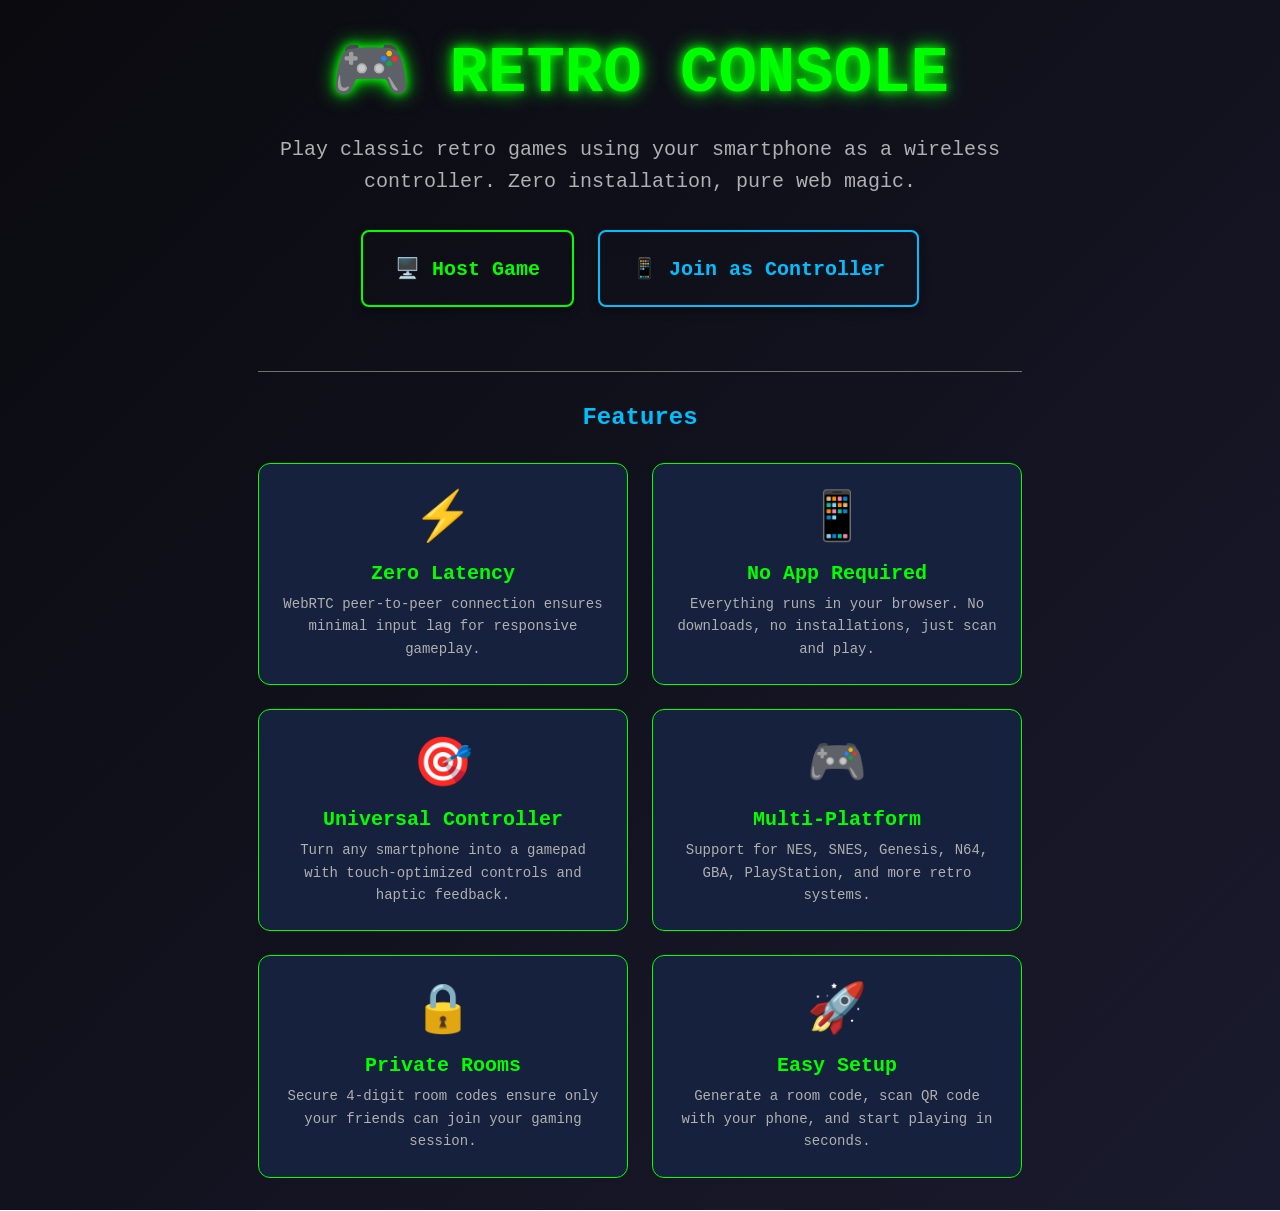
<file: index.html>
<!DOCTYPE html>
<html lang="en">

<head>
    <meta charset="UTF-8">
    <meta name="viewport" content="width=device-width, initial-scale=1.0">
    <meta name="description" content="Retro Console - Play retro games using your smartphone as a wireless controller">
    <title>Retro Console - Web-Based Cloud Gaming</title>
    <link rel="stylesheet" href="src/css/common.css">
    <style>
        /* Landing Page Specific Styles */
        #landing-container {
            min-height: 100vh;
            display: flex;
            flex-direction: column;
            align-items: center;
            justify-content: center;
            text-align: center;
            padding: var(--spacing-xl);
        }

        #hero {
            max-width: 800px;
            margin-bottom: var(--spacing-xl);
        }

        #hero h1 {
            font-size: 64px;
            margin-bottom: var(--spacing-lg);
            animation: glow 2s ease-in-out infinite alternate;
        }

        @keyframes glow {
            from {
                text-shadow: 0 0 10px var(--primary-color), 0 0 20px var(--primary-color);
            }

            to {
                text-shadow: 0 0 20px var(--primary-color), 0 0 30px var(--primary-color), 0 0 40px var(--primary-color);
            }
        }

        #hero p {
            font-size: var(--font-size-lg);
            color: var(--text-secondary);
            margin-bottom: var(--spacing-xl);
        }

        #cta-buttons {
            display: flex;
            gap: var(--spacing-lg);
            justify-content: center;
            flex-wrap: wrap;
        }

        .cta-btn {
            min-width: 200px;
        }

        #features {
            max-width: 1000px;
            margin-top: var(--spacing-xl);
            padding-top: var(--spacing-xl);
            border-top: 1px solid var(--text-muted);
        }

        #features h2 {
            margin-bottom: var(--spacing-xl);
        }

        .feature-grid {
            display: grid;
            grid-template-columns: repeat(auto-fit, minmax(250px, 1fr));
            gap: var(--spacing-lg);
        }

        .feature-card {
            background: var(--bg-light);
            border: 1px solid var(--primary-color);
            border-radius: var(--radius-lg);
            padding: var(--spacing-lg);
            transition: all var(--transition-normal);
        }

        .feature-card:hover {
            transform: translateY(-4px);
            box-shadow: var(--glow-primary);
        }

        .feature-icon {
            font-size: 48px;
            margin-bottom: var(--spacing-md);
        }

        .feature-card h3 {
            color: var(--primary-color);
            margin-bottom: var(--spacing-sm);
        }

        .feature-card p {
            font-size: var(--font-size-sm);
            margin: 0;
        }

        @media (max-width: 768px) {
            #hero h1 {
                font-size: 36px;
            }

            #hero p {
                font-size: var(--font-size-md);
            }

            #cta-buttons {
                flex-direction: column;
                align-items: stretch;
            }
        }
    </style>
</head>

<body>
    <div id="landing-container">
        <div id="hero">
            <h1>🎮 RETRO CONSOLE</h1>
            <p>Play classic retro games using your smartphone as a wireless controller. Zero installation, pure web
                magic.</p>

            <div id="cta-buttons">
                <a href="host/" class="btn btn-large cta-btn">🖥️ Host Game</a>
                <a href="controllers/" class="btn btn-secondary btn-large cta-btn">📱 Join as Controller</a>
            </div>
        </div>

        <div id="features">
            <h2>Features</h2>
            <div class="feature-grid">
                <div class="feature-card">
                    <div class="feature-icon">⚡</div>
                    <h3>Zero Latency</h3>
                    <p>WebRTC peer-to-peer connection ensures minimal input lag for responsive gameplay.</p>
                </div>

                <div class="feature-card">
                    <div class="feature-icon">📱</div>
                    <h3>No App Required</h3>
                    <p>Everything runs in your browser. No downloads, no installations, just scan and play.</p>
                </div>

                <div class="feature-card">
                    <div class="feature-icon">🎯</div>
                    <h3>Universal Controller</h3>
                    <p>Turn any smartphone into a gamepad with touch-optimized controls and haptic feedback.</p>
                </div>

                <div class="feature-card">
                    <div class="feature-icon">🎮</div>
                    <h3>Multi-Platform</h3>
                    <p>Support for NES, SNES, Genesis, N64, GBA, PlayStation, and more retro systems.</p>
                </div>

                <div class="feature-card">
                    <div class="feature-icon">🔒</div>
                    <h3>Private Rooms</h3>
                    <p>Secure 4-digit room codes ensure only your friends can join your gaming session.</p>
                </div>

                <div class="feature-card">
                    <div class="feature-icon">🚀</div>
                    <h3>Easy Setup</h3>
                    <p>Generate a room code, scan QR code with your phone, and start playing in seconds.</p>
                </div>
            </div>
        </div>
    </div>
</body>

</html>
</file>
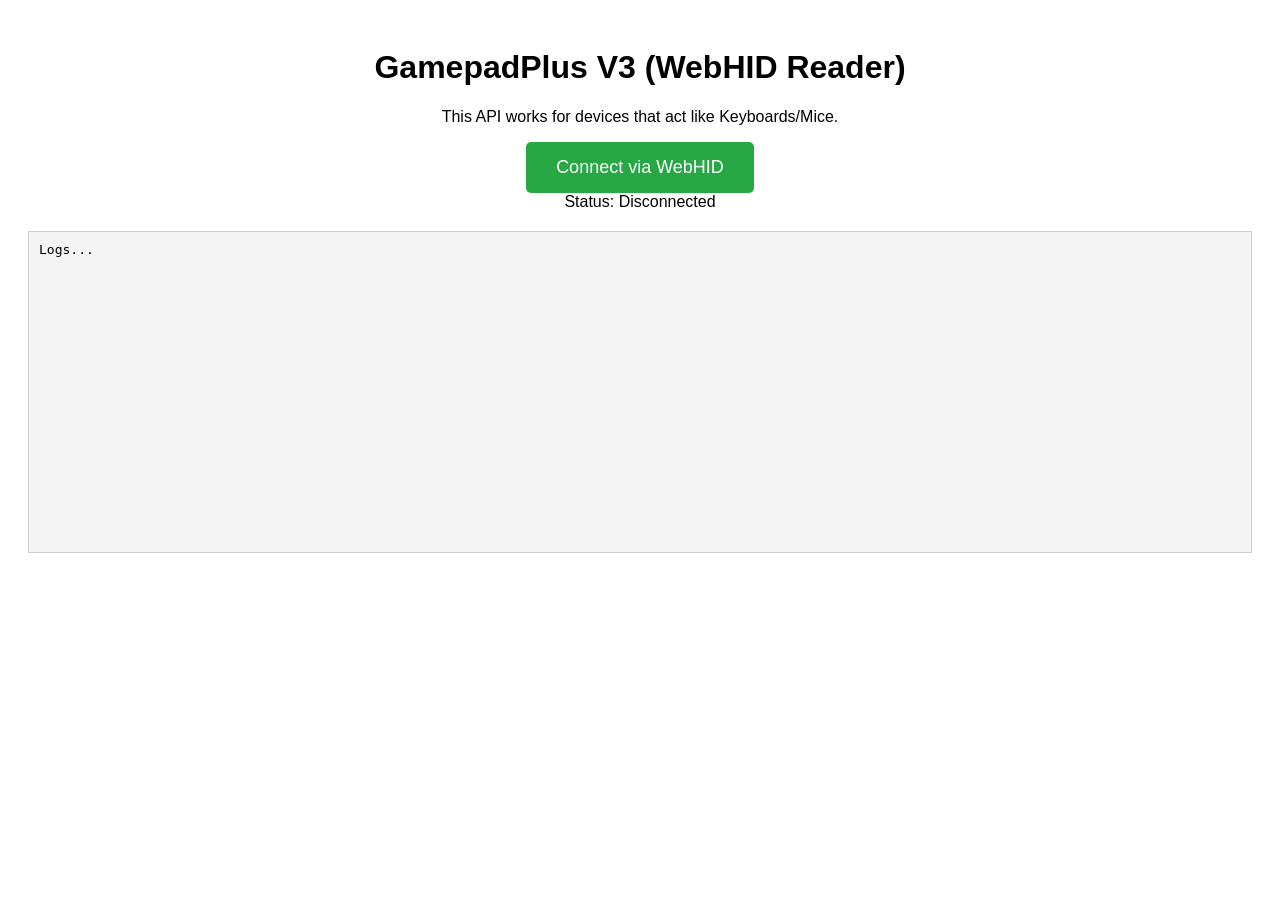
<file: testRemote.html>
<!DOCTYPE html>
<html lang="en">

<head>
    <meta charset="UTF-8">
    <title>GamepadPlus V3 (WebHID)</title>
    <style>
        body {
            font-family: sans-serif;
            padding: 20px;
            text-align: center;
        }

        button {
            padding: 15px 30px;
            font-size: 18px;
            cursor: pointer;
            background: #28a745;
            color: white;
            border: none;
            border-radius: 5px;
        }

        button:hover {
            background: #218838;
        }

        #log {
            margin-top: 20px;
            text-align: left;
            background: #f4f4f4;
            padding: 10px;
            height: 300px;
            overflow-y: scroll;
            border: 1px solid #ccc;
            font-family: monospace;
        }
    </style>
</head>

<body>

    <h1>GamepadPlus V3 (WebHID Reader)</h1>
    <p>This API works for devices that act like Keyboards/Mice.</p>
    <button id="connectBtn">Connect via WebHID</button>
    <div id="status">Status: Disconnected</div>
    <div id="log">Logs...</div>

    <script>
        const connectBtn = document.getElementById('connectBtn');
        const statusDiv = document.getElementById('status');
        const logDiv = document.getElementById('log');

        connectBtn.addEventListener('click', connectHID);

        async function connectHID() {
            try {
                // 1. Connect
                const devices = await navigator.hid.requestDevice({ filters: [] });
                if (devices.length === 0) return;
                const device = devices[0];
                await device.open();

                statusDiv.innerText = `Connected: ${device.productName}`;
                console.log("Device opened:", device);

                // 2. Listen for Data (Input Reports)
                device.addEventListener("inputreport", (event) => {
                    const { data, reportId } = event;
                    const values = new Uint8Array(data.buffer);

                    // Print it to the screen!
                    const entry = document.createElement('div');
                    entry.innerText = `[ID ${reportId}] Data: ${values.join(", ")}`;
                    logDiv.prepend(entry);
                });

                // 3. THE FIX: Send "Wake Up" to the correct IDs
                // We send a few zeros to ID 3 and ID 4 to tell it "We are listening!"

                const zeroPayload = new Uint8Array([0, 0, 0, 0]);

                try {
                    logDiv.prepend(document.createElement('div').innerText = "Poking Report ID 3...");
                    await device.sendReport(3, zeroPayload); // Poke the Media Channel
                } catch (e) { console.log("ID 3 Poke failed: " + e); }

                try {
                    logDiv.prepend(document.createElement('div').innerText = "Poking Report ID 4...");
                    await device.sendReport(4, zeroPayload); // Poke the Gamepad Channel
                } catch (e) { console.log("ID 4 Poke failed: " + e); }

                statusDiv.innerText += " (Listening...)";

            } catch (error) {
                console.error(error);
                statusDiv.innerText = "Error: " + error.message;
            }
        }
    </script>
</body>

</html>
</file>
<file: src/css/common.css>
/**
 * Common Styles - Shared Design System
 * Retro gaming aesthetic with neon accents and dark theme
 */

/* CSS Custom Properties */
:root {
  /* Colors */
  --primary-color: #00ff00;
  --secondary-color: #00bfff;
  --accent-color: #ff00ff;
  --error-color: #ff4444;
  --warning-color: #ffaa00;
  
  --bg-dark: #0a0a0f;
  --bg-medium: #1a1a2e;
  --bg-light: #16213e;
  
  --text-primary: #ffffff;
  --text-secondary: #b0b0b0;
  --text-muted: #707070;
  
  /* Spacing */
  --spacing-xs: 4px;
  --spacing-sm: 8px;
  --spacing-md: 16px;
  --spacing-lg: 24px;
  --spacing-xl: 32px;
  
  /* Typography */
  --font-family: 'Courier New', 'Consolas', monospace;
  --font-size-xs: 12px;
  --font-size-sm: 14px;
  --font-size-md: 16px;
  --font-size-lg: 20px;
  --font-size-xl: 24px;
  --font-size-xxl: 32px;
  
  /* Border Radius */
  --radius-sm: 4px;
  --radius-md: 8px;
  --radius-lg: 12px;
  --radius-full: 50%;
  
  /* Shadows */
  --shadow-sm: 0 2px 4px rgba(0, 0, 0, 0.3);
  --shadow-md: 0 4px 8px rgba(0, 0, 0, 0.4);
  --shadow-lg: 0 8px 16px rgba(0, 0, 0, 0.5);
  --glow-primary: 0 0 10px var(--primary-color), 0 0 20px var(--primary-color);
  --glow-secondary: 0 0 10px var(--secondary-color), 0 0 20px var(--secondary-color);
  
  /* Transitions */
  --transition-fast: 0.15s ease;
  --transition-normal: 0.3s ease;
  --transition-slow: 0.5s ease;
}

/* Reset */
* {
  margin: 0;
  padding: 0;
  box-sizing: border-box;
}

/* Body */
body {
  font-family: var(--font-family);
  background: linear-gradient(135deg, var(--bg-dark) 0%, var(--bg-medium) 100%);
  color: var(--text-primary);
  min-height: 100vh;
  overflow-x: hidden;
}

/* Typography */
h1 {
  font-size: var(--font-size-xxl);
  color: var(--primary-color);
  text-shadow: var(--glow-primary);
  margin-bottom: var(--spacing-lg);
}

h2 {
  font-size: var(--font-size-xl);
  color: var(--secondary-color);
  margin-bottom: var(--spacing-md);
}

h3 {
  font-size: var(--font-size-lg);
  color: var(--text-primary);
  margin-bottom: var(--spacing-sm);
}

p {
  font-size: var(--font-size-md);
  color: var(--text-secondary);
  line-height: 1.6;
  margin-bottom: var(--spacing-md);
}

/* Buttons */
.btn {
  display: inline-block;
  padding: var(--spacing-md) var(--spacing-xl);
  font-family: var(--font-family);
  font-size: var(--font-size-md);
  font-weight: bold;
  text-decoration: none;
  text-align: center;
  border: 2px solid var(--primary-color);
  border-radius: var(--radius-md);
  background: transparent;
  color: var(--primary-color);
  cursor: pointer;
  transition: all var(--transition-normal);
  box-shadow: var(--shadow-md);
}

.btn:hover {
  background: var(--primary-color);
  color: var(--bg-dark);
  box-shadow: var(--glow-primary);
  transform: translateY(-2px);
}

.btn:active {
  transform: translateY(0);
}

.btn-secondary {
  border-color: var(--secondary-color);
  color: var(--secondary-color);
}

.btn-secondary:hover {
  background: var(--secondary-color);
  box-shadow: var(--glow-secondary);
}

.btn-small {
  padding: var(--spacing-sm) var(--spacing-md);
  font-size: var(--font-size-sm);
}

.btn-large {
  padding: var(--spacing-lg) var(--spacing-xl);
  font-size: var(--font-size-lg);
}

/* Cards */
.card {
  background: var(--bg-light);
  border: 1px solid var(--primary-color);
  border-radius: var(--radius-lg);
  padding: var(--spacing-lg);
  box-shadow: var(--shadow-lg);
  backdrop-filter: blur(10px);
}

/* Status Indicators */
.status-dot {
  display: inline-block;
  width: 12px;
  height: 12px;
  border-radius: var(--radius-full);
  margin-right: var(--spacing-sm);
  animation: pulse 2s infinite;
}

.status-dot.connected {
  background: var(--primary-color);
  box-shadow: 0 0 10px var(--primary-color);
}

.status-dot.inactive {
  background: var(--warning-color);
  box-shadow: 0 0 10px var(--warning-color);
}

.status-dot.disconnected {
  background: var(--error-color);
  box-shadow: 0 0 10px var(--error-color);
  animation: none;
}

@keyframes pulse {
  0%, 100% {
    opacity: 1;
  }
  50% {
    opacity: 0.5;
  }
}

/* Container */
.container {
  max-width: 1200px;
  margin: 0 auto;
  padding: var(--spacing-lg);
}

/* Grid */
.grid {
  display: grid;
  gap: var(--spacing-lg);
}

.grid-2 {
  grid-template-columns: repeat(auto-fit, minmax(300px, 1fr));
}

.grid-3 {
  grid-template-columns: repeat(auto-fit, minmax(250px, 1fr));
}

/* Flex */
.flex {
  display: flex;
}

.flex-center {
  display: flex;
  justify-content: center;
  align-items: center;
}

.flex-between {
  display: flex;
  justify-content: space-between;
  align-items: center;
}

.flex-column {
  display: flex;
  flex-direction: column;
}

/* Text Utilities */
.text-center {
  text-align: center;
}

.text-glow {
  text-shadow: var(--glow-primary);
}

.text-muted {
  color: var(--text-muted);
}

/* Spacing Utilities */
.mt-sm { margin-top: var(--spacing-sm); }
.mt-md { margin-top: var(--spacing-md); }
.mt-lg { margin-top: var(--spacing-lg); }
.mb-sm { margin-bottom: var(--spacing-sm); }
.mb-md { margin-bottom: var(--spacing-md); }
.mb-lg { margin-bottom: var(--spacing-lg); }

/* Input */
input[type="text"],
input[type="number"] {
  width: 100%;
  padding: var(--spacing-md);
  font-family: var(--font-family);
  font-size: var(--font-size-lg);
  background: var(--bg-medium);
  border: 2px solid var(--primary-color);
  border-radius: var(--radius-md);
  color: var(--text-primary);
  text-align: center;
  transition: all var(--transition-normal);
}

input[type="text"]:focus,
input[type="number"]:focus {
  outline: none;
  box-shadow: var(--glow-primary);
  border-color: var(--secondary-color);
}

/* Loading Spinner */
.spinner {
  border: 4px solid var(--bg-light);
  border-top: 4px solid var(--primary-color);
  border-radius: var(--radius-full);
  width: 40px;
  height: 40px;
  animation: spin 1s linear infinite;
}

@keyframes spin {
  0% { transform: rotate(0deg); }
  100% { transform: rotate(360deg); }
}

/* Responsive */
@media (max-width: 768px) {
  :root {
    --font-size-xxl: 24px;
    --font-size-xl: 20px;
    --font-size-lg: 18px;
  }
  
  .container {
    padding: var(--spacing-md);
  }
}

/* Scrollbar */
::-webkit-scrollbar {
  width: 10px;
}

::-webkit-scrollbar-track {
  background: var(--bg-dark);
}

::-webkit-scrollbar-thumb {
  background: var(--primary-color);
  border-radius: var(--radius-sm);
}

::-webkit-scrollbar-thumb:hover {
  background: var(--secondary-color);
}
</file>
